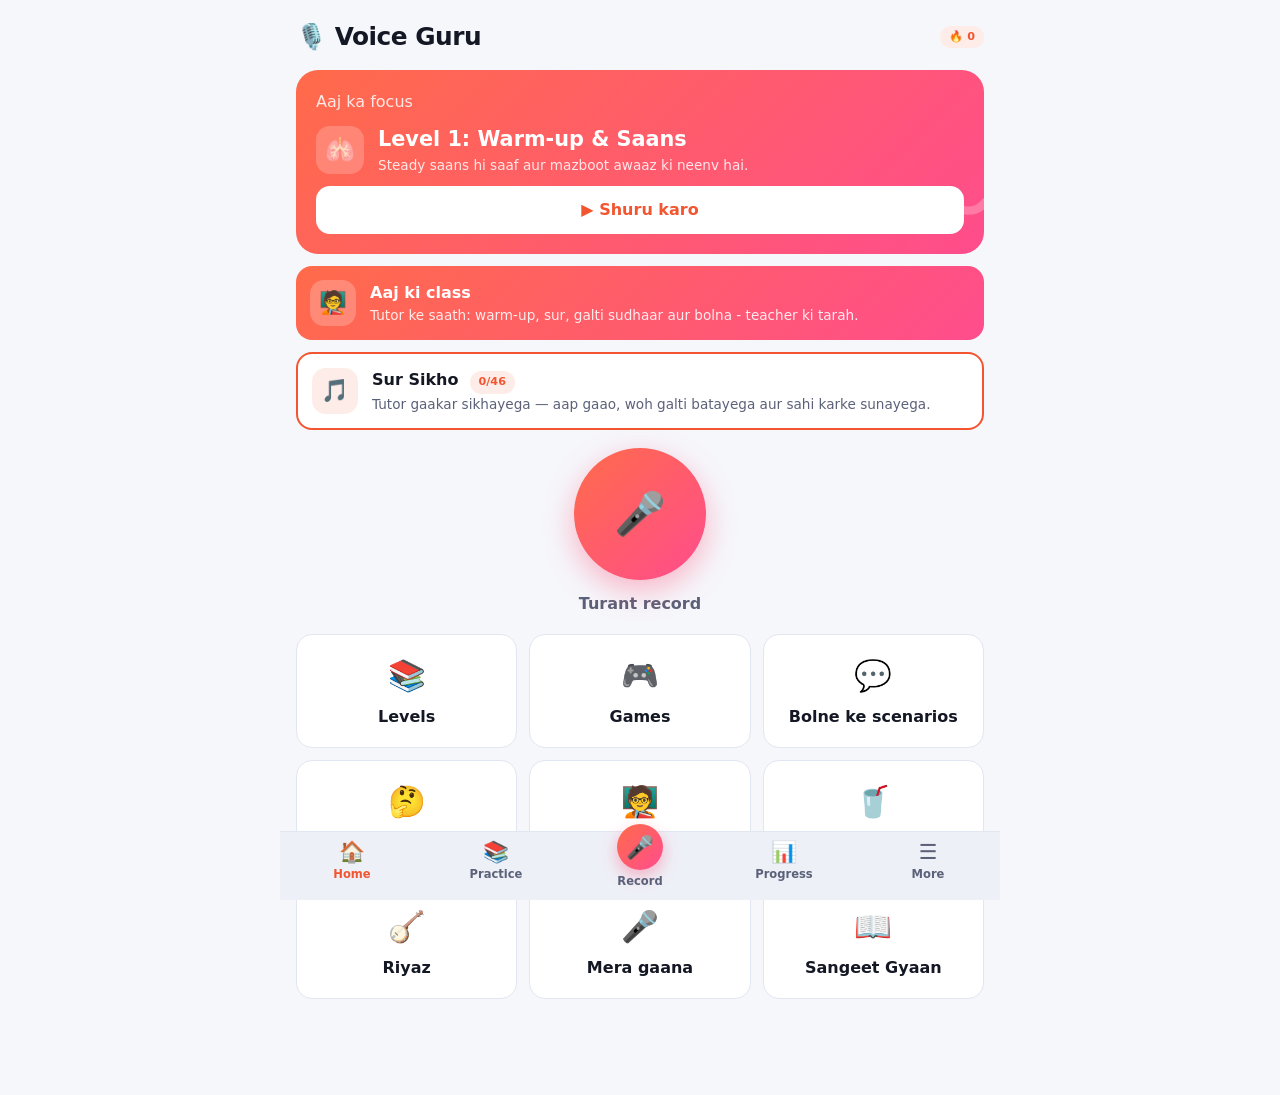
<file: source/www/index.html>
<!doctype html>
<html lang="en">
<head>
<meta charset="utf-8">
<meta name="viewport" content="width=device-width,initial-scale=1,viewport-fit=cover">
<meta name="theme-color" content="#5b4bdb">
<title>Voice Guru</title>
<link rel="stylesheet" href="app.css">
</head>
<body>
<div id="app"></div>
<div id="toast" class="toast"></div>
<div id="abar" class="abar" style="display:none"><span id="abtxt">🗣️</span><button id="abpause" onclick="VG.abPause()">⏸</button><button id="abstop" onclick="VG.abStop()">⏹</button></div>
<script src="audio.js"></script>
<script src="content.js"></script>
<script src="sketch.js"></script>
<script src="games.js"></script>
<script src="tutor.js"></script>
<script src="music.js"></script>
<script src="i18n.js"></script>
<script src="app.js"></script>
</body>
</html>
</file>
<file: source/www/app.css>
/* Voice Guru - "studio" theme. Distinct dark look, coral accent, bottom nav, big record button. */
:root{
  --bg:#0f1117; --bg2:#141824; --card:#191d2b; --card2:#20263a;
  --ink:#eef1f8; --mut:#9aa3bd; --line:#2a3145;
  --acc:#ff6b4a; --acc2:#ff4d8d; --accsoft:#2a1f24;
  --ok:#2dd4bf; --okbg:#10332f; --bad:#fb7185; --badbg:#3a1b26; --warn:#f4b740; --warnbg:#332a12;
  --grad:linear-gradient(135deg,#ff6b4a,#ff4d8d);
}
:root[data-theme=light]{
  --bg:#f6f7fb; --bg2:#eef0f7; --card:#ffffff; --card2:#f2f4fa;
  --ink:#141824; --mut:#5b6178; --line:#e2e6f0;
  --acc:#f2552f; --acc2:#e03a74; --accsoft:#fdece7;
  --ok:#0d9488; --okbg:#e4f7f3; --bad:#e11d48; --badbg:#fde8ec; --warn:#b7791f; --warnbg:#fff4dc;
  --grad:linear-gradient(135deg,#ff6b4a,#ff4d8d);
}
*{box-sizing:border-box}
html,body{margin:0}
body{background:var(--bg);color:var(--ink);font:16px/1.5 system-ui,-apple-system,"Noto Sans Devanagari",sans-serif;-webkit-tap-highlight-color:transparent}
#app{max-width:720px;margin:0 auto;padding:16px 16px 96px}
h1{font-size:1.55rem;margin:.1em 0;letter-spacing:-.02em}h2{font-size:1.2rem}h3{font-size:1.05rem}
.mut{color:var(--mut)}.small{font-size:.85rem}.center{text-align:center}
.card{background:var(--card);border:1px solid var(--line);border-radius:18px;padding:16px;margin:12px 0}
button,.btn{font:inherit;border:1px solid var(--line);background:var(--card2);color:var(--ink);border-radius:14px;padding:12px 16px;cursor:pointer;transition:transform .05s,filter .15s}
button:active{transform:scale(.97)}
.pri{background:var(--grad);border:0;color:#fff;font-weight:700;box-shadow:0 6px 20px rgba(255,77,120,.28)}
.full{display:block;width:100%;margin:10px 0;text-align:center}
.big{font-size:1.7rem;font-weight:800;letter-spacing:-.02em}.big2{font-size:1.3rem;font-weight:700}
.pri.big{padding:18px;font-size:1.15rem;border-radius:16px}
.row{display:flex;gap:10px;flex-wrap:wrap}.row>button{flex:1}
.top{display:flex;align-items:center;gap:10px;margin-bottom:12px}.top b{flex:1;font-size:1.15rem;letter-spacing:-.01em}
.ib{width:42px;height:42px;flex:none;padding:0;font-size:1.2rem;border-radius:50%}
.grid{display:grid;grid-template-columns:repeat(auto-fill,minmax(150px,1fr));gap:12px;margin-top:10px}
.grid.g2{grid-template-columns:repeat(2,1fr)}.grid.g3{grid-template-columns:repeat(3,1fr)}
.tile{display:flex;flex-direction:column;align-items:center;gap:6px;padding:18px 8px;font-weight:600;background:var(--card);border-radius:16px}
.tile .ic{font-size:1.9rem}
/* hero */
.hero{background:var(--grad);color:#fff;border:0;border-radius:22px;padding:20px;position:relative;overflow:hidden}
.hero .mut{color:rgba(255,255,255,.85)}
.hero .wave{position:absolute;right:-10px;bottom:-14px;opacity:.25;font-size:5rem}
.focus{display:flex;align-items:center;gap:14px}
.focus .num{width:48px;height:48px;border-radius:14px;background:rgba(255,255,255,.2);display:flex;align-items:center;justify-content:center;font-size:1.5rem;flex:none}
/* level cards */
.lvl{display:flex;align-items:center;gap:14px;text-align:left;width:100%;background:var(--card);border-radius:16px;padding:14px}
.lvl .ic{font-size:1.4rem;width:46px;height:46px;flex:none;display:flex;align-items:center;justify-content:center;background:var(--accsoft);border-radius:14px;color:var(--acc);font-weight:800}
.lvl.done .ic{background:var(--okbg);color:var(--ok)}.lvl.lock{opacity:.5}
.lvl .b{flex:1}
.chip{display:inline-block;font-size:.7rem;padding:3px 9px;border-radius:20px;background:var(--accsoft);color:var(--acc);font-weight:700;margin-left:6px}
.chip.ok{background:var(--okbg);color:var(--ok)}
.read{background:var(--card2);border:1px dashed var(--line)}.rtext{font-size:1.2rem;line-height:1.7;margin:8px 0;font-weight:600}
.inp{width:100%;border:1px solid var(--line);border-radius:14px;padding:12px;font:inherit;background:var(--bg2);color:var(--ink)}
textarea.inp{resize:vertical}
select.inp{width:100%;margin:6px 0 10px}
/* record button (big circular) */
.recwrap{text-align:center;margin:18px 0}
.recbig{width:132px;height:132px;border-radius:50%;background:var(--grad);border:0;color:#fff;font-size:2.6rem;box-shadow:0 10px 30px rgba(255,77,120,.4);display:inline-flex;align-items:center;justify-content:center;position:relative}
.recbig.rec{animation:recpulse 1.2s infinite}
.recbig.rec::after{content:"";position:absolute;inset:-10px;border-radius:50%;border:3px solid var(--acc);opacity:.6;animation:ring 1.2s infinite}
@keyframes recpulse{50%{filter:brightness(1.15)}}
@keyframes ring{0%{transform:scale(1);opacity:.6}100%{transform:scale(1.35);opacity:0}}
.reclabel{margin-top:12px;font-weight:600;color:var(--mut)}
/* meters */
.meters{display:flex;gap:12px;margin:12px 0}.meter{flex:1;background:var(--card);border:1px solid var(--line);border-radius:14px;padding:10px}
.ml{font-size:.78rem;color:var(--mut);font-weight:600}
.bar{height:16px;background:var(--bg2);border-radius:10px;overflow:hidden;margin:6px 0}
.bar i{display:block;height:100%;background:var(--grad);transition:width .07s;border-radius:10px}
.bar.vol i{background:linear-gradient(90deg,var(--ok),#5eead4)}
.mv{font-size:.95rem;font-weight:700;text-align:right}
.mrow{display:flex;justify-content:space-between;padding:8px 0;border-bottom:1px solid var(--line)}.mrow:last-child{border-bottom:0}
.mrow b{color:var(--acc)}
.warn{background:var(--warnbg);color:var(--warn);padding:10px 12px;border-radius:12px;font-weight:600}
.test{border-radius:12px;padding:10px 12px;margin:10px 0;font-size:.9rem}.test.ok{background:var(--okbg)}.test.bad{background:var(--badbg)}
.res{border-radius:14px;padding:12px;margin:10px 0;font-weight:800;text-align:center;font-size:1.05rem}.res.ok{background:var(--okbg);color:var(--ok)}.res.bad{background:var(--badbg);color:var(--bad)}
.intona{width:100%;max-width:100%;height:auto;background:var(--bg2);border:1px solid var(--line);border-radius:14px;margin:10px 0}
.drow{display:flex;justify-content:space-between;gap:12px;padding:9px 0;border-bottom:1px solid var(--line)}.drow:last-child{border-bottom:0}
.stat{padding:14px 6px;margin:0;text-align:center}.stat .big{font-size:1.3rem;background:var(--grad);-webkit-background-clip:text;background-clip:text;-webkit-text-fill-color:transparent}
/* breathing */
.breathe{text-align:center;margin:22px 0}
.bcircle{width:150px;height:150px;border-radius:50%;background:var(--accsoft);color:var(--acc);display:flex;align-items:center;justify-content:center;font-size:2.6rem;font-weight:800;margin:0 auto;transition:all .9s ease;border:3px solid var(--acc)}
.bcircle.in{transform:scale(1.28);background:var(--okbg);color:var(--ok);border-color:var(--ok)}
.bcircle.hold{transform:scale(1.28)}
.bcircle.out{transform:scale(.82)}
.seg{display:flex;gap:8px;margin-top:8px;background:var(--bg2);border-radius:14px;padding:4px}
.seg button{flex:1;padding:9px;border:0;background:transparent}.seg .on{background:var(--grad);color:#fff;border-radius:11px}
.skbox{text-align:center;margin:12px 0;background:var(--bg2);border-radius:14px;padding:12px}
.vgsk{width:100%;max-width:300px;height:auto;color:var(--ink)}
.vgimg{width:100%;max-width:300px;height:auto;border-radius:12px}
.ov{position:fixed;inset:0;background:rgba(0,0,0,.6);display:flex;align-items:flex-end;justify-content:center;z-index:50;backdrop-filter:blur(2px)}
.sheet{background:var(--card);border-radius:20px 20px 0 0;padding:20px;width:100%;max-width:720px;border-top:1px solid var(--line)}
.best{border:2px solid var(--acc)}
.toast{position:fixed;left:50%;bottom:86px;transform:translateX(-50%) translateY(20px);background:var(--ink);color:var(--bg);padding:12px 20px;border-radius:24px;opacity:0;transition:.2s;pointer-events:none;z-index:60;font-weight:600;max-width:90%;text-align:center}
.toast.show{opacity:1;transform:translateX(-50%) translateY(0)}
a{color:var(--acc)}
/* bottom nav */
.bnav{position:fixed;left:0;right:0;bottom:0;background:var(--bg2);border-top:1px solid var(--line);display:flex;z-index:40;padding:6px 0 max(6px,env(safe-area-inset-bottom));max-width:720px;margin:0 auto}
.bnav a,.bnav button{flex:1;min-width:0;text-align:center;color:var(--mut);text-decoration:none;font-size:.72rem;font-weight:600;padding:4px 0;border:0;border-radius:0;background:none;box-shadow:none;display:flex;flex-direction:column;align-items:center;gap:3px}
.bnav a .ic,.bnav button .ic{font-size:1.3rem;line-height:1}
.bnav a.on,.bnav button.on{color:var(--acc)}
.bnav a.rec .ic,.bnav button.rec .ic{background:var(--grad);color:#fff;width:46px;height:46px;border-radius:50%;display:flex;align-items:center;justify-content:center;margin-top:-18px;box-shadow:0 6px 16px rgba(255,77,120,.4);font-size:1.4rem}
/* auto theme follows the system when not forced */
@media (prefers-color-scheme:light){
  :root:not([data-theme=dark]){
    --bg:#f6f7fb;--bg2:#eef0f7;--card:#ffffff;--card2:#f2f4fa;
    --ink:#141824;--mut:#5b6178;--line:#e2e6f0;
    --acc:#f2552f;--acc2:#e03a74;--accsoft:#fdece7;
    --ok:#0d9488;--okbg:#e4f7f3;--bad:#e11d48;--badbg:#fde8ec;--warn:#b7791f;--warnbg:#fff4dc;
  }
}
/* voice tutor */
.tutorbox{border:2px solid var(--acc);background:var(--accsoft)}
.tbhead{display:flex;align-items:center;gap:8px;margin-bottom:6px}
.tbic{font-size:1.5rem;width:40px;height:40px;border-radius:50%;background:var(--grad);display:flex;align-items:center;justify-content:center;flex:none}
.tbtext{font-size:1.05rem;font-weight:600;line-height:1.5;min-height:1.5em}
.cue{display:flex;flex-wrap:wrap;gap:8px;justify-content:center;margin:10px 0}
.notes{display:flex;flex-wrap:wrap;gap:6px;margin-top:6px}
.nchip{display:inline-block;padding:8px 14px;border-radius:12px;background:var(--card2);border:1px solid var(--line);font-weight:800;transition:all .12s}
.nchip.on{background:var(--grad);color:#fff;border-color:transparent;transform:scale(1.15)}
.tutorfb{border:2px solid var(--acc)}
.mist{display:flex;align-items:center;gap:10px;padding:9px 6px;border-bottom:1px solid var(--line);border-radius:10px}
.mist:last-child{border-bottom:0}.mist span{flex:1}
.mist.on{background:var(--warnbg)}
.singcard{border:2px solid var(--acc)}
.vgwrap{display:flex;justify-content:center;margin:8px 0}
.vgcanvas{width:100%;max-width:340px;height:auto;background:var(--bg2);border:1px solid var(--line);border-radius:16px;touch-action:none}
.mtabs{margin:4px 0 6px}
.tbtag{margin:0 0 6px;display:inline-block}
.scorebig{font-size:1.6rem;font-weight:900;background:var(--grad);-webkit-background-clip:text;background-clip:text;-webkit-text-fill-color:transparent}
.scorebig small{font-size:.8rem;-webkit-text-fill-color:var(--mut)}
.classcard{background:var(--grad);color:#fff;border:0}.classcard .mut{color:rgba(255,255,255,.88)}.classcard .ic{background:rgba(255,255,255,.22);color:#fff}
.vrow{display:flex;justify-content:space-between;align-items:center;gap:8px;width:100%;text-align:left;margin:6px 0;padding:10px 12px}
.vrow.on{border:2px solid var(--acc);background:var(--accsoft)}
.vrow small{display:block;font-size:.7rem;word-break:break-all}
/* singer screens */
.sech{margin:18px 0 2px;display:flex;align-items:center;gap:8px}
.nchip.long{padding-left:22px;padding-right:22px}
.tanchip{cursor:pointer;border:1px solid var(--line);font-size:.8rem;padding:6px 12px}
.beats{display:flex;flex-wrap:wrap;gap:6px;justify-content:center;margin:8px 0}
.bt{display:flex;flex-direction:column;align-items:center;min-width:38px;padding:4px 3px;border-radius:10px;background:var(--card2);border:1px solid var(--line);font-size:.72rem;line-height:1.2;transition:transform .08s}
.bt small{color:var(--acc);font-weight:800;font-size:.68rem}.bt b{font-size:.95rem}.bt i{font-style:normal;color:var(--mut)}.bt em{font-style:normal;font-weight:700;color:var(--ink)}
.bt.sam{border-color:var(--acc)}.bt.khali{opacity:.75;border-style:dashed}
.bt.on{background:var(--grad);color:#fff;transform:scale(1.12)}.bt.on i,.bt.on em,.bt.on small{color:#fff}
.bt.good{background:var(--okbg);border-color:var(--ok)}.bt.off{background:var(--warnbg);border-color:var(--warn)}.bt.miss{background:var(--badbg);border-color:var(--bad)}
.beats.small .bt{min-width:34px}
.cue.yourturn .beats{outline:2px solid var(--ok);outline-offset:4px;border-radius:12px}
.tuner{text-align:center}
.tnote{font-size:3.4rem;font-weight:900;line-height:1.1;margin:6px 0;color:var(--mut)}
.tnote.ok{color:var(--ok)}.tnote.off{color:var(--bad)}
.tsub{color:var(--mut);font-weight:600;min-height:1.3em}
.tbar{position:relative;height:14px;background:var(--bg2);border-radius:8px;margin:12px 4px}
.tbar b{position:absolute;left:40%;width:20%;top:0;bottom:0;background:var(--okbg);border-radius:6px}
.tbar i{position:absolute;top:-4px;width:6px;height:22px;margin-left:-3px;left:50%;background:var(--acc);border-radius:3px;transition:left .08s}
.rangebar{position:relative;height:16px;background:var(--bg2);border-radius:8px;margin:12px 0 4px}
.rangebar i{position:absolute;top:0;bottom:0;background:var(--grad);border-radius:8px}
.dtabs{display:flex;gap:6px;overflow-x:auto;padding-bottom:6px;margin-bottom:6px;-webkit-overflow-scrolling:touch}
.dtabs button{flex:none;padding:8px 12px;font-size:.82rem;border-radius:20px}
.dtabs button.on{background:var(--grad);color:#fff;border:0}
.recipe .rrow{padding:6px 0;border-bottom:1px solid var(--line)}.recipe .rrow:last-child{border-bottom:0}
.recipe .rrow p{margin:2px 0 0}.recipe .rrow.warn{background:var(--warnbg);border-radius:10px;padding:8px 10px;margin-top:6px}
.doctor{border:2px solid var(--bad)}
ul{padding-left:20px}li{margin:4px 0}
input[type=range]{accent-color:var(--acc);height:28px}
/* games */
.coin{background:#fef3c7;color:#92400e;font-weight:800}
.ggrid{display:grid;grid-template-columns:repeat(3,1fr);gap:10px;margin:8px 0}
.gcard{position:relative;display:flex;flex-direction:column;align-items:center;gap:2px;padding:12px 4px 14px;border-radius:16px;background:var(--card);overflow:hidden;text-align:center}
.gcard .gic{font-size:2rem;line-height:1.2}.gcard b{font-size:.78rem;line-height:1.2}.gcard small{color:var(--mut);font-size:.7rem}
.gcard i{position:absolute;left:0;bottom:0;height:4px;background:var(--grad)}
.gcard.sel{border:2px solid var(--acc);background:var(--accsoft)}
.lvgrid{display:grid;grid-template-columns:repeat(5,1fr);gap:8px;margin:10px 0}
.lvbtn{display:flex;flex-direction:column;align-items:center;padding:10px 2px;border-radius:14px}
.lvbtn b{font-size:1.2rem}.lvbtn small{color:#f59e0b;font-size:.68rem;letter-spacing:-1px}
.lvbtn.done{background:var(--okbg);border-color:var(--ok)}.lvbtn.lock{opacity:.45}
.bigstars{font-size:2.6rem;color:#f59e0b;letter-spacing:4px}
/* global audio bar */
.abar{position:fixed;left:50%;transform:translateX(-50%);bottom:76px;z-index:55;display:flex;align-items:center;gap:8px;background:var(--ink);color:var(--bg);padding:6px 6px 6px 14px;border-radius:30px;box-shadow:0 6px 20px rgba(0,0,0,.3);max-width:94%}
.abar span{font-weight:700;font-size:.85rem;white-space:nowrap;overflow:hidden;text-overflow:ellipsis}
.abar button{padding:8px 12px;border-radius:20px;border:0;background:var(--grad);color:#fff;font-weight:700;font-size:.85rem;white-space:nowrap}
.abar #abstop{background:var(--bad)}
</file>
